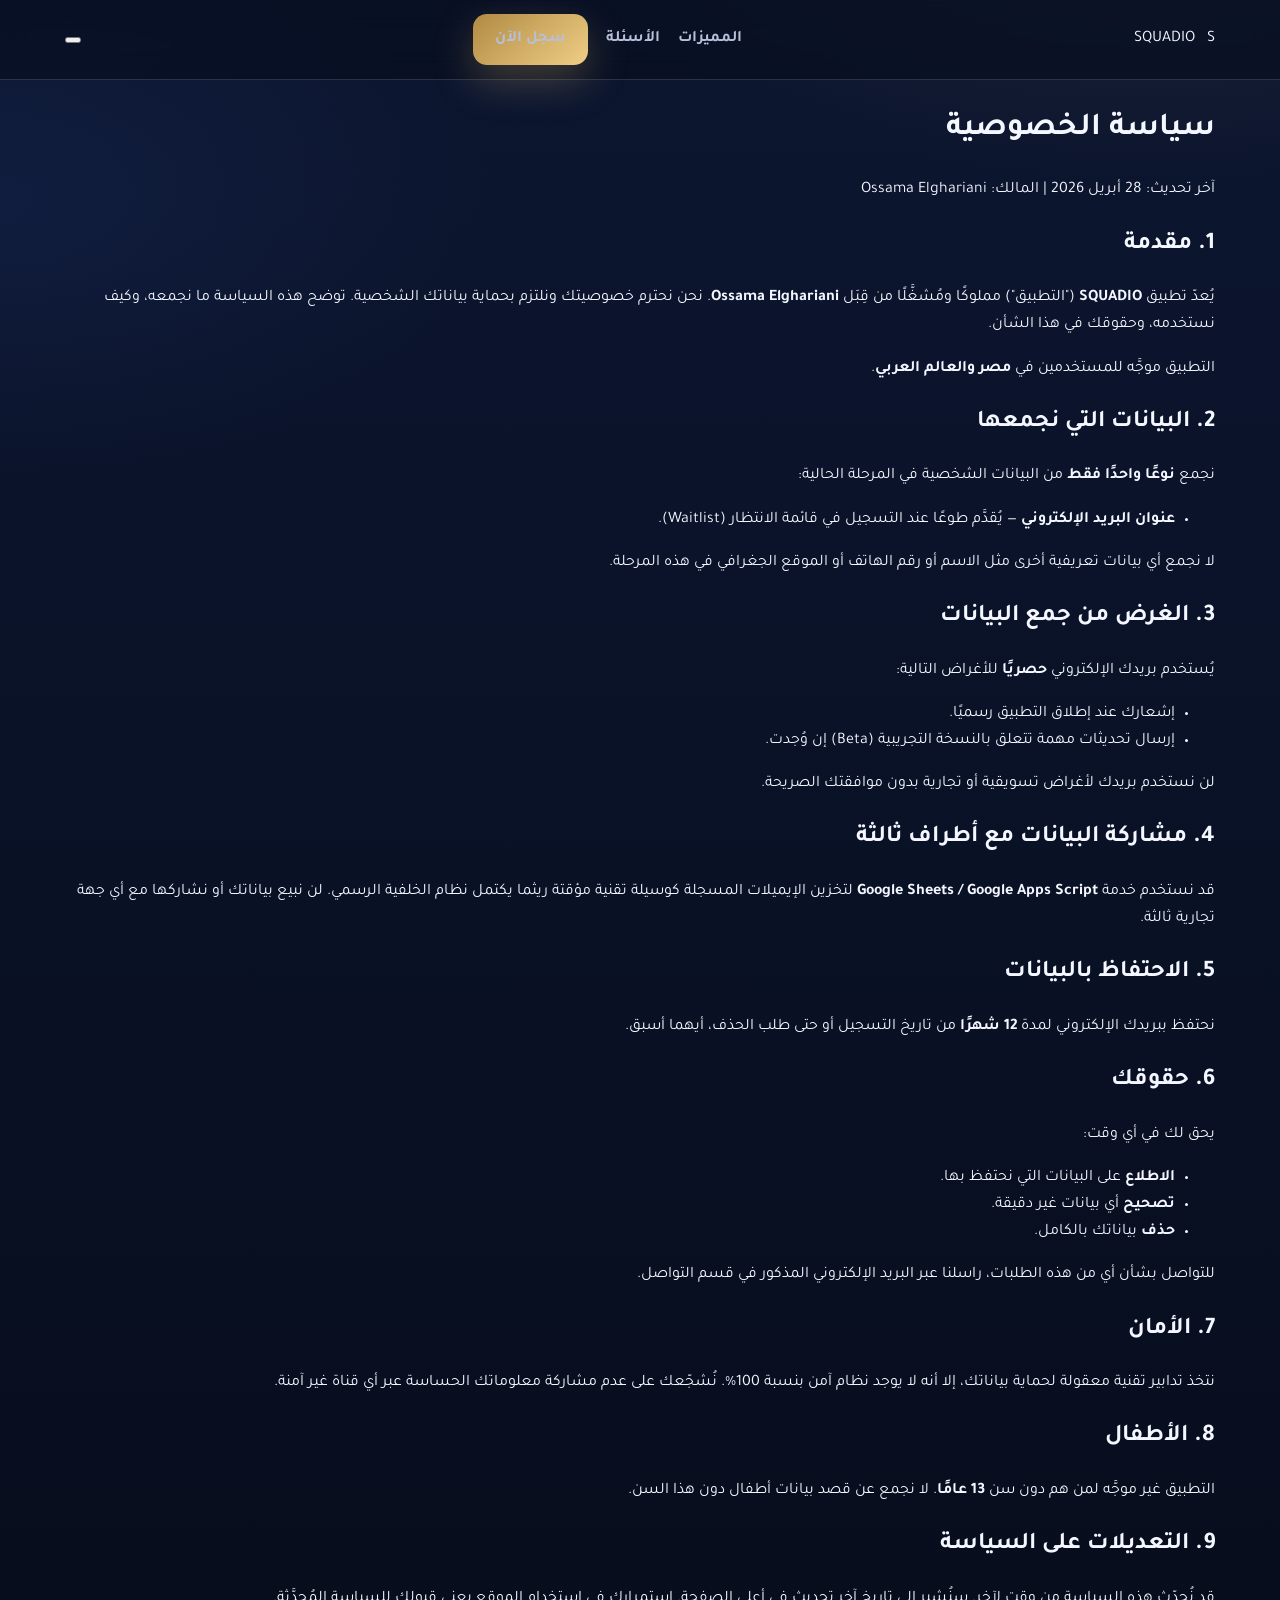
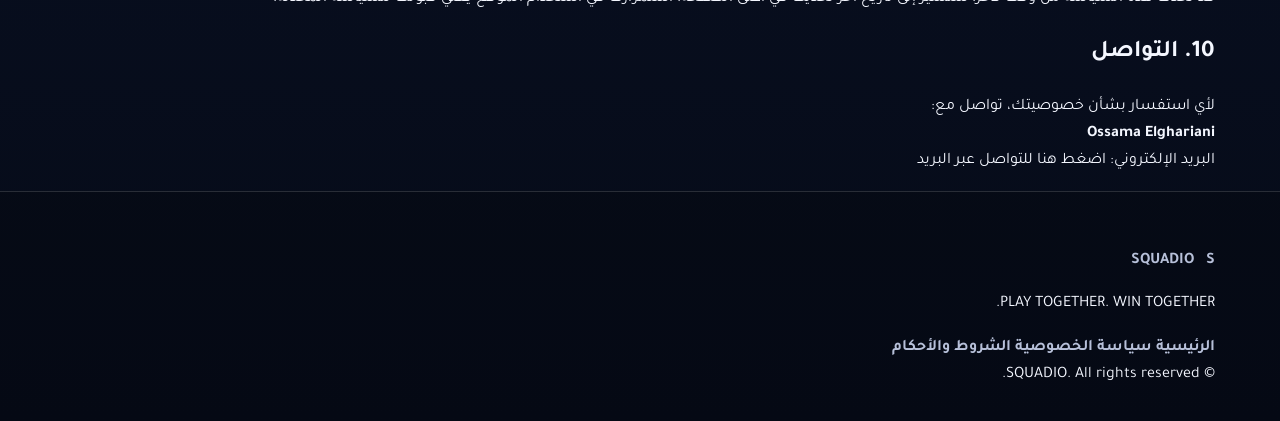
<file: privacy.html>
<!doctype html>
<html lang="ar" dir="rtl">
<head>
  <meta charset="utf-8" />
  <meta name="viewport" content="width=device-width, initial-scale=1" />
  <title>سياسة الخصوصية — SQUADIO</title>
  <meta name="description" content="سياسة الخصوصية الخاصة بتطبيق SQUADIO. نجمع البريد الإلكتروني فقط لأغراض الإشعار بالإطلاق." />
  <link rel="canonical" href="https://example.com/privacy.html" />
  <meta property="og:title" content="سياسة الخصوصية — SQUADIO" />
  <meta property="og:type" content="website" />
  <meta property="og:url" content="https://example.com/privacy.html" />
  <meta name="theme-color" content="#F6B21A" />
  <link rel="manifest" href="./manifest.webmanifest" />
  <link rel="icon" href="./assets/favicon.png" type="image/png" />
  <link rel="preconnect" href="https://fonts.googleapis.com" />
  <link rel="preconnect" href="https://fonts.gstatic.com" crossorigin />
  <link href="https://fonts.googleapis.com/css2?family=Tajawal:wght@300;400;500;700;800&display=swap" rel="stylesheet" />
  <link rel="stylesheet" href="./styles.css" />
</head>
<body>

  <!-- Header -->
  <header class="header" role="banner">
    <div class="container header__inner">
      <a class="brand" href="./" aria-label="الصفحة الرئيسية لـ SQUADIO">
        <span class="brand__mark" aria-hidden="true">S</span>
        <span class="brand__name">SQUADIO</span>
      </a>
      <nav class="nav" aria-label="التنقل الرئيسي">
        <a href="./#features">المميزات</a>
        <a href="./#faq">الأسئلة</a>
        <a href="./#waitlist" class="btn btn--sm">سجل الآن</a>
      </nav>
      <button class="menuBtn" id="menuBtn" aria-label="افتح القائمة" aria-expanded="false" aria-controls="mobileMenu">
        <span></span><span></span><span></span>
      </button>
    </div>
    <div class="mobileMenu" id="mobileMenu" hidden>
      <div class="container mobileMenu__inner">
        <a href="./#features">المميزات</a>
        <a href="./#faq">الأسئلة</a>
        <a href="./#waitlist" class="btn">سجل الآن</a>
      </div>
    </div>
  </header>

  <main id="main-content">
    <div class="container page">
      <h1>سياسة الخصوصية</h1>
      <p class="page__meta">آخر تحديث: 28 أبريل 2026 | المالك: Ossama Elghariani</p>

      <div class="page__body">

        <h2>1. مقدمة</h2>
        <p>
          يُعدّ تطبيق <strong>SQUADIO</strong> ("التطبيق") مملوكًا ومُشغَّلًا من قِبَل
          <strong>Ossama Elghariani</strong>. نحن نحترم خصوصيتك ونلتزم بحماية بياناتك
          الشخصية. توضح هذه السياسة ما نجمعه، وكيف نستخدمه، وحقوقك في هذا الشأن.
        </p>
        <p>
          التطبيق موجَّه للمستخدمين في <strong>مصر والعالم العربي</strong>.
        </p>

        <h2>2. البيانات التي نجمعها</h2>
        <p>نجمع <strong>نوعًا واحدًا فقط</strong> من البيانات الشخصية في المرحلة الحالية:</p>
        <ul>
          <li><strong>عنوان البريد الإلكتروني</strong> — يُقدَّم طوعًا عند التسجيل في قائمة الانتظار (Waitlist).</li>
        </ul>
        <p>لا نجمع أي بيانات تعريفية أخرى مثل الاسم أو رقم الهاتف أو الموقع الجغرافي في هذه المرحلة.</p>

        <h2>3. الغرض من جمع البيانات</h2>
        <p>يُستخدم بريدك الإلكتروني <strong>حصريًا</strong> للأغراض التالية:</p>
        <ul>
          <li>إشعارك عند إطلاق التطبيق رسميًا.</li>
          <li>إرسال تحديثات مهمة تتعلق بالنسخة التجريبية (Beta) إن وُجدت.</li>
        </ul>
        <p>لن نستخدم بريدك لأغراض تسويقية أو تجارية بدون موافقتك الصريحة.</p>

        <h2>4. مشاركة البيانات مع أطراف ثالثة</h2>
        <p>
          قد نستخدم خدمة <strong>Google Sheets / Google Apps Script</strong> لتخزين الإيميلات المسجلة
          كوسيلة تقنية مؤقتة ريثما يكتمل نظام الخلفية الرسمي.
          لن نبيع بياناتك أو نشاركها مع أي جهة تجارية ثالثة.
        </p>

        <h2>5. الاحتفاظ بالبيانات</h2>
        <p>
          نحتفظ ببريدك الإلكتروني لمدة <strong>12 شهرًا</strong> من تاريخ التسجيل أو حتى طلب الحذف،
          أيهما أسبق.
        </p>

        <h2>6. حقوقك</h2>
        <p>يحق لك في أي وقت:</p>
        <ul>
          <li><strong>الاطلاع</strong> على البيانات التي نحتفظ بها.</li>
          <li><strong>تصحيح</strong> أي بيانات غير دقيقة.</li>
          <li><strong>حذف</strong> بياناتك بالكامل.</li>
        </ul>
        <p>للتواصل بشأن أي من هذه الطلبات، راسلنا عبر البريد الإلكتروني المذكور في قسم التواصل.</p>

        <h2>7. الأمان</h2>
        <p>
          نتخذ تدابير تقنية معقولة لحماية بياناتك، إلا أنه لا يوجد نظام آمن بنسبة 100%.
          نُشجّعك على عدم مشاركة معلوماتك الحساسة عبر أي قناة غير آمنة.
        </p>

        <h2>8. الأطفال</h2>
        <p>
          التطبيق غير موجَّه لمن هم دون سن <strong>13 عامًا</strong>. لا نجمع عن قصد بيانات
          أطفال دون هذا السن.
        </p>

        <h2>9. التعديلات على السياسة</h2>
        <p>
          قد نُحدّث هذه السياسة من وقت لآخر. سنُشير إلى تاريخ آخر تحديث في أعلى الصفحة.
          استمرارك في استخدام الموقع يعني قبولك للسياسة المُحدَّثة.
        </p>

        <h2>10. التواصل</h2>
        <p>
          لأي استفسار بشأن خصوصيتك، تواصل مع:<br />
          <strong>Ossama Elghariani</strong><br />
          البريد الإلكتروني: <a href="mailto:ossama.shaban137@gmail.com">اضغط هنا للتواصل عبر البريد</a>
         </p>

      </div>
    </div>
  </main>

  <footer class="footer" role="contentinfo">
    <div class="container footer__inner">
      <div>
        <a class="brand brand--footer" href="./">
          <span class="brand__mark" aria-hidden="true">S</span>
          <span class="brand__name">SQUADIO</span>
        </a>
        <p class="muted">PLAY TOGETHER. WIN TOGETHER.</p>
      </div>
      <nav class="footer__links" aria-label="روابط التذييل">
        <a href="./">الرئيسية</a>
        <a href="./privacy.html">سياسة الخصوصية</a>
        <a href="./terms.html">الشروط والأحكام</a>
      </nav>
      <div class="footer__copy muted">
        &copy; <span id="year"></span> SQUADIO. All rights reserved.
      </div>
    </div>
  </footer>

  <div class="toast" id="toast" hidden role="alert" aria-live="assertive"></div>
  <script src="./script.js"></script>
</body>
</html>
</file>
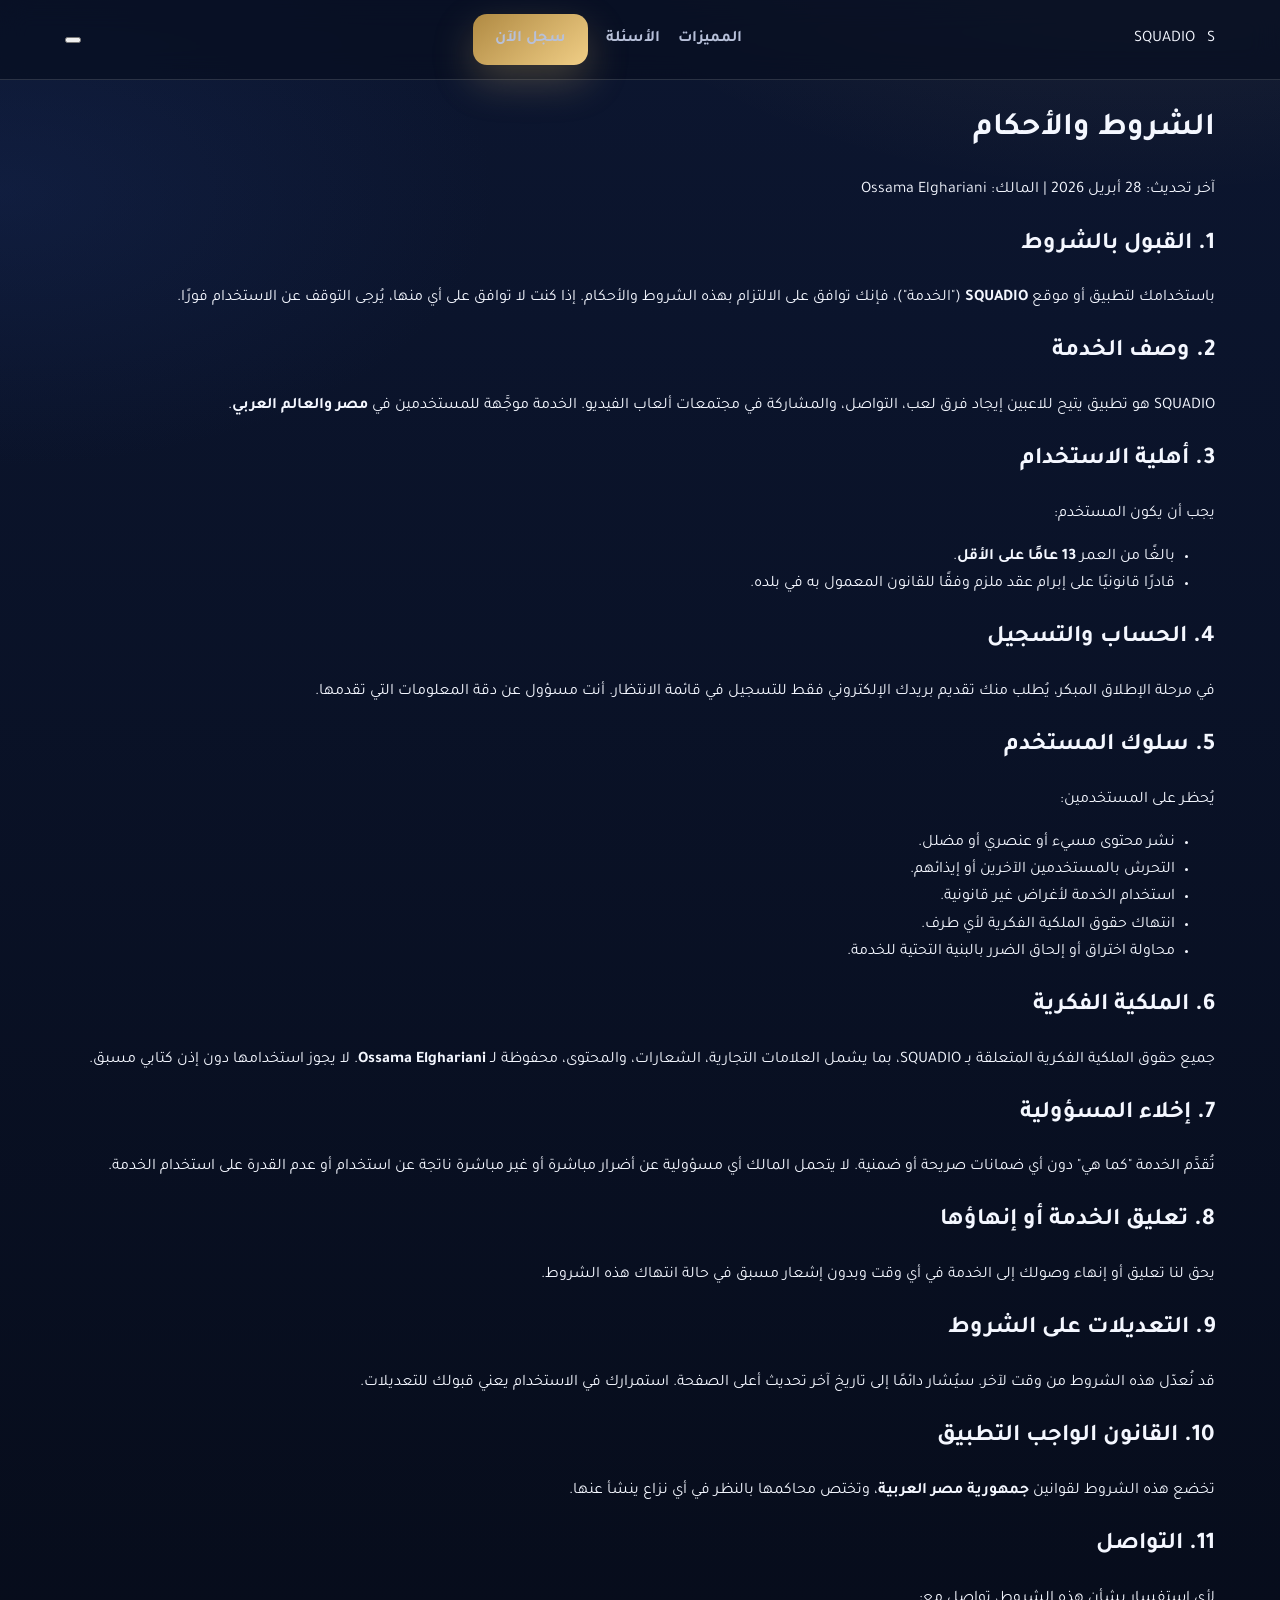
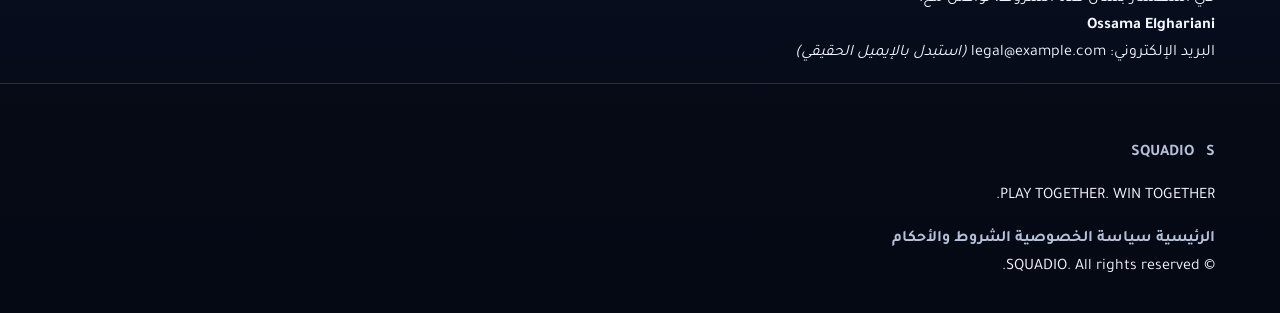
<file: terms.html>
<!doctype html>
<html lang="ar" dir="rtl">
<head>
  <meta charset="utf-8" />
  <meta name="viewport" content="width=device-width, initial-scale=1" />
  <title>الشروط والأحكام — SQUADIO</title>
  <meta name="description" content="الشروط والأحكام الخاصة بتطبيق SQUADIO." />
  <link rel="canonical" href="https://example.com/terms.html" />
  <meta property="og:title" content="الشروط والأحكام — SQUADIO" />
  <meta property="og:type" content="website" />
  <meta property="og:url" content="https://example.com/terms.html" />
  <meta name="theme-color" content="#F6B21A" />
  <link rel="manifest" href="./manifest.webmanifest" />
  <link rel="icon" href="./assets/favicon.png" type="image/png" />
  <link rel="preconnect" href="https://fonts.googleapis.com" />
  <link rel="preconnect" href="https://fonts.gstatic.com" crossorigin />
  <link href="https://fonts.googleapis.com/css2?family=Tajawal:wght@300;400;500;700;800&display=swap" rel="stylesheet" />
  <link rel="stylesheet" href="./styles.css" />
</head>
<body>

  <!-- Header -->
  <header class="header" role="banner">
    <div class="container header__inner">
      <a class="brand" href="./" aria-label="الصفحة الرئيسية لـ SQUADIO">
        <span class="brand__mark" aria-hidden="true">S</span>
        <span class="brand__name">SQUADIO</span>
      </a>
      <nav class="nav" aria-label="التنقل الرئيسي">
        <a href="./#features">المميزات</a>
        <a href="./#faq">الأسئلة</a>
        <a href="./#waitlist" class="btn btn--sm">سجل الآن</a>
      </nav>
      <button class="menuBtn" id="menuBtn" aria-label="افتح القائمة" aria-expanded="false" aria-controls="mobileMenu">
        <span></span><span></span><span></span>
      </button>
    </div>
    <div class="mobileMenu" id="mobileMenu" hidden>
      <div class="container mobileMenu__inner">
        <a href="./#features">المميزات</a>
        <a href="./#faq">الأسئلة</a>
        <a href="./#waitlist" class="btn">سجل الآن</a>
      </div>
    </div>
  </header>

  <main id="main-content">
    <div class="container page">
      <h1>الشروط والأحكام</h1>
      <p class="page__meta">آخر تحديث: 28 أبريل 2026 | المالك: Ossama Elghariani</p>

      <div class="page__body">

        <h2>1. القبول بالشروط</h2>
        <p>
          باستخدامك لتطبيق أو موقع <strong>SQUADIO</strong> ("الخدمة")، فإنك توافق على
          الالتزام بهذه الشروط والأحكام. إذا كنت لا توافق على أي منها، يُرجى التوقف
          عن الاستخدام فورًا.
        </p>

        <h2>2. وصف الخدمة</h2>
        <p>
          SQUADIO هو تطبيق يتيح للاعبين إيجاد فرق لعب، التواصل، والمشاركة في مجتمعات
          ألعاب الفيديو. الخدمة موجَّهة للمستخدمين في <strong>مصر والعالم العربي</strong>.
        </p>

        <h2>3. أهلية الاستخدام</h2>
        <p>يجب أن يكون المستخدم:</p>
        <ul>
          <li>بالغًا من العمر <strong>13 عامًا على الأقل</strong>.</li>
          <li>قادرًا قانونيًا على إبرام عقد ملزم وفقًا للقانون المعمول به في بلده.</li>
        </ul>

        <h2>4. الحساب والتسجيل</h2>
        <p>
          في مرحلة الإطلاق المبكر، يُطلب منك تقديم بريدك الإلكتروني فقط للتسجيل في
          قائمة الانتظار. أنت مسؤول عن دقة المعلومات التي تقدمها.
        </p>

        <h2>5. سلوك المستخدم</h2>
        <p>يُحظر على المستخدمين:</p>
        <ul>
          <li>نشر محتوى مسيء أو عنصري أو مضلل.</li>
          <li>التحرش بالمستخدمين الآخرين أو إيذائهم.</li>
          <li>استخدام الخدمة لأغراض غير قانونية.</li>
          <li>انتهاك حقوق الملكية الفكرية لأي طرف.</li>
          <li>محاولة اختراق أو إلحاق الضرر بالبنية التحتية للخدمة.</li>
        </ul>

        <h2>6. الملكية الفكرية</h2>
        <p>
          جميع حقوق الملكية الفكرية المتعلقة بـ SQUADIO، بما يشمل العلامات التجارية،
          الشعارات، والمحتوى، محفوظة لـ <strong>Ossama Elghariani</strong>. لا يجوز
          استخدامها دون إذن كتابي مسبق.
        </p>

        <h2>7. إخلاء المسؤولية</h2>
        <p>
          تُقدَّم الخدمة "كما هي" دون أي ضمانات صريحة أو ضمنية. لا يتحمل المالك
          أي مسؤولية عن أضرار مباشرة أو غير مباشرة ناتجة عن استخدام أو عدم القدرة
          على استخدام الخدمة.
        </p>

        <h2>8. تعليق الخدمة أو إنهاؤها</h2>
        <p>
          يحق لنا تعليق أو إنهاء وصولك إلى الخدمة في أي وقت وبدون إشعار مسبق في
          حالة انتهاك هذه الشروط.
        </p>

        <h2>9. التعديلات على الشروط</h2>
        <p>
          قد نُعدّل هذه الشروط من وقت لآخر. سيُشار دائمًا إلى تاريخ آخر تحديث أعلى
          الصفحة. استمرارك في الاستخدام يعني قبولك للتعديلات.
        </p>

        <h2>10. القانون الواجب التطبيق</h2>
        <p>
          تخضع هذه الشروط لقوانين <strong>جمهورية مصر العربية</strong>، وتختص
          محاكمها بالنظر في أي نزاع ينشأ عنها.
        </p>

        <h2>11. التواصل</h2>
        <p>
          لأي استفسار بشأن هذه الشروط، تواصل مع:<br />
          <strong>Ossama Elghariani</strong><br />
          البريد الإلكتروني: <a href="mailto:legal@example.com">legal@example.com</a>
          <em>(استبدل بالإيميل الحقيقي)</em>
        </p>

      </div>
    </div>
  </main>

  <footer class="footer" role="contentinfo">
    <div class="container footer__inner">
      <div>
        <a class="brand brand--footer" href="./">
          <span class="brand__mark" aria-hidden="true">S</span>
          <span class="brand__name">SQUADIO</span>
        </a>
        <p class="muted">PLAY TOGETHER. WIN TOGETHER.</p>
      </div>
      <nav class="footer__links" aria-label="روابط التذييل">
        <a href="./">الرئيسية</a>
        <a href="./privacy.html">سياسة الخصوصية</a>
        <a href="./terms.html">الشروط والأحكام</a>
      </nav>
      <div class="footer__copy muted">
        &copy; <span id="year"></span> SQUADIO. All rights reserved.
      </div>
    </div>
  </footer>

  <div class="toast" id="toast" hidden role="alert" aria-live="assertive"></div>
  <script src="./script.js"></script>
</body>
</html>
</file>
<file: styles.css>
:root {
  --bg: #060b18;
  --bg-soft: #0c1630;
  --panel: rgba(10, 20, 44, 0.64);
  --panel-strong: rgba(8, 15, 33, 0.86);
  --text: #f4f7ff;
  --muted: #b7c0d9;
  --line: rgba(255, 255, 255, 0.14);
  --gold: #d8b56a;
  --gold-strong: #f0ce86;
  --navy: #0a1633;
  --shadow: 0 22px 60px rgba(0, 0, 0, 0.45);
  --radius: 18px;
  --font: "Tajawal", system-ui, sans-serif;
}

body.light {
  --bg: #f6f9ff;
  --bg-soft: #edf3ff;
  --panel: rgba(255, 255, 255, 0.82);
  --panel-strong: rgba(255, 255, 255, 0.95);
  --text: #0e1833;
  --muted: #4e5b79;
  --line: rgba(18, 34, 72, 0.14);
  --navy: #dce8ff;
  --shadow: 0 18px 42px rgba(14, 24, 51, 0.12);
}

* { box-sizing: border-box; }
html, body { margin: 0; min-height: 100%; }
body {
  font-family: var(--font);
  color: var(--text);
  background:
    radial-gradient(1200px 700px at 90% -10%, rgba(216, 181, 106, 0.12), transparent 55%),
    radial-gradient(900px 500px at 0% 10%, rgba(31, 55, 114, 0.25), transparent 55%),
    linear-gradient(180deg, var(--bg-soft), var(--bg));
  line-height: 1.7;
  overflow-x: hidden;
  opacity: 0;
  transition: opacity 0.7s ease;
}
body.page-ready { opacity: 1; }
a { color: inherit; text-decoration: none; }
iframe { width: 100%; border: 0; min-height: 360px; border-radius: var(--radius); box-shadow: var(--shadow); }

.container { width: min(1150px, 92%); margin-inline: auto; }
.section { padding: 84px 0; position: relative; }
.section--alt { background: linear-gradient(180deg, rgba(255,255,255,0.03), transparent); border-top: 1px solid var(--line); border-bottom: 1px solid var(--line); }
.section--cta { background: linear-gradient(180deg, rgba(216,181,106,0.06), rgba(9,16,36,0.08)); }
.section-head h2 { margin: 0 0 10px; font-size: clamp(30px, 4vw, 46px); }
.section-head p { margin: 0; color: var(--muted); max-width: 760px; }

.preloader {
  position: fixed;
  inset: 0;
  background: linear-gradient(160deg, #050a17, #0b1734);
  z-index: 9999;
  display: grid;
  place-content: center;
  gap: 16px;
  transition: opacity 0.5s ease, visibility 0.5s ease;
}
.preloader.hide { opacity: 0; visibility: hidden; }
.preloader__logo {
  width: 88px; height: 88px; border-radius: 50%;
  display: grid; place-items: center;
  margin-inline: auto;
  font-size: 40px;
  color: var(--gold-strong);
  border: 1px solid rgba(240, 206, 134, 0.45);
  box-shadow: 0 0 40px rgba(240, 206, 134, 0.22);
  animation: pulse 1.5s infinite ease-in-out;
}
.preloader p { margin: 0; color: #e9d4a3; font-weight: 700; }

.bg-particles {
  pointer-events: none;
  position: fixed;
  inset: 0;
  z-index: -1;
  background-image: radial-gradient(circle, rgba(240,206,134,0.2) 1px, transparent 1px);
  background-size: 28px 28px;
  opacity: 0.35;
  animation: drift 22s linear infinite;
}

.header {
  position: sticky;
  top: 0;
  z-index: 100;
  border-bottom: 1px solid var(--line);
  backdrop-filter: blur(14px);
  background: color-mix(in srgb, var(--panel-strong) 84%, transparent);
}
.header__inner { display: flex; align-items: center; justify-content: space-between; gap: 12px; padding: 14px 0; }
.brand { display: flex; gap: 12px; align-items: center; }
.brand__icon {
  width: 44px; height: 44px; border-radius: 14px;
  background: linear-gradient(160deg, rgba(216,181,106,0.2), rgba(216,181,106,0.03));
  border: 1px solid rgba(216,181,106,0.35);
  display: grid; place-items: center; color: var(--gold-strong); font-size: 24px;
}
.brand strong { display: block; font-size: 17px; }
.brand small { display: block; font-size: 12px; color: var(--muted); }

.nav { display: flex; gap: 18px; align-items: center; }
.nav a { color: var(--muted); font-weight: 700; position: relative; }
.nav a::after {
  content: ""; position: absolute; inset-inline-start: 0; bottom: -6px;
  width: 0; height: 2px; background: var(--gold);
  transition: width 0.25s ease;
}
.nav a:hover::after { width: 100%; }
.nav a:hover { color: var(--text); }

.header__actions { display: flex; align-items: center; gap: 10px; }
.theme-toggle, .menu-btn {
  border: 1px solid var(--line);
  background: var(--panel);
  color: var(--text);
  border-radius: 12px;
  width: 42px;
  height: 42px;
  cursor: pointer;
}
.menu-btn { display: none; padding: 0; }
.menu-btn span { display: block; width: 18px; height: 2px; margin: 4px auto; background: var(--text); }

.eyebrow {
  margin: 0 0 12px;
  width: fit-content;
  padding: 8px 14px;
  border-radius: 999px;
  border: 1px solid rgba(216,181,106,0.38);
  background: rgba(216,181,106,0.08);
  color: #efd8a7;
  font-weight: 700;
}
.hero { padding-top: 44px; }
.hero__grid { display: grid; grid-template-columns: 1.05fr 0.95fr; gap: 34px; align-items: center; }
.hero h1 { margin: 0 0 16px; font-size: clamp(42px, 6vw, 74px); line-height: 1.08; }
.subtitle { margin: 0; color: var(--muted); font-size: clamp(18px, 2.1vw, 24px); max-width: 720px; }
.hero__cta { margin-top: 26px; display: flex; gap: 12px; flex-wrap: wrap; }
.btn {
  display: inline-flex; align-items: center; justify-content: center;
  padding: 12px 22px; border-radius: 14px;
  background: linear-gradient(140deg, #b08a43, var(--gold-strong));
  border: 0; color: #101421; font-weight: 900;
  box-shadow: 0 16px 40px rgba(216,181,106,0.28);
  transition: transform 0.2s ease, opacity 0.2s ease;
}
.btn:hover { transform: translateY(-2px); opacity: 0.95; }
.btn--ghost {
  background: transparent;
  border: 1px solid var(--line);
  color: var(--text);
  box-shadow: none;
}

.hero-canvas-wrap {
  min-height: 420px;
  background: linear-gradient(160deg, rgba(255,255,255,0.08), rgba(255,255,255,0.01));
  border: 1px solid var(--line);
  border-radius: 24px;
  overflow: hidden;
  box-shadow: var(--shadow);
}
#justiceCanvas { width: 100%; height: 100%; display: block; min-height: 420px; }

.floating-symbols { display: flex; gap: 10px; flex-wrap: wrap; margin-top: 18px; }
.floating-symbols span {
  padding: 8px 12px;
  border: 1px solid var(--line);
  border-radius: 999px;
  background: rgba(255,255,255,0.04);
  color: var(--gold-strong);
  animation: levitate 4s ease-in-out infinite;
}
.floating-symbols span:nth-child(2) { animation-delay: 0.4s; }
.floating-symbols span:nth-child(3) { animation-delay: 0.8s; }
.floating-symbols span:nth-child(4) { animation-delay: 1.2s; }

.about-grid,
.law-grid,
.articles-grid,
.counter-grid,
.services-grid,
.footer-grid,
.contact-grid { display: grid; gap: 16px; }
.about-grid { grid-template-columns: repeat(2, minmax(0, 1fr)); }
.law-grid { grid-template-columns: repeat(3, minmax(0, 1fr)); }
.articles-grid { grid-template-columns: repeat(2, minmax(0, 1fr)); }
.counter-grid { grid-template-columns: repeat(4, minmax(0, 1fr)); margin-bottom: 24px; }
.services-grid { grid-template-columns: repeat(5, minmax(0, 1fr)); }
.contact-grid { grid-template-columns: 1fr 1fr; align-items: start; }
.footer-grid { grid-template-columns: repeat(3, minmax(0, 1fr)); }

.glass-card,
.service-card,
.counter-card,
.timeline__item,
.testimonial,
.faq details,
.contact-form,
.footer-grid > div {
  border: 1px solid var(--line);
  border-radius: var(--radius);
  background: var(--panel);
  backdrop-filter: blur(12px);
  box-shadow: var(--shadow);
}

.glass-card, .service-card { padding: 22px 18px; }
.glass-card h3, .service-card h3 { margin: 0 0 8px; font-size: 20px; }
.glass-card p, .service-card p { margin: 0; color: var(--muted); }

.icon-row { margin-top: 20px; display: flex; flex-wrap: wrap; gap: 10px; }
.icon-row span {
  border: 1px solid var(--line);
  background: var(--panel-strong);
  border-radius: 999px;
  padding: 9px 14px;
  color: var(--gold-strong);
  font-weight: 700;
}

.service-card {
  transform-style: preserve-3d;
  transition: transform 0.35s ease, border-color 0.25s ease;
}
.service-card span { font-size: 30px; display: inline-block; margin-bottom: 10px; }
.service-card:hover {
  transform: perspective(800px) rotateX(7deg) translateY(-8px);
  border-color: rgba(216,181,106,0.45);
}

.counter-card { text-align: center; padding: 20px 12px; }
.counter-card strong { display: block; font-size: clamp(30px, 4vw, 50px); color: var(--gold-strong); }
.counter-card span { color: var(--muted); font-weight: 700; }

.timeline { display: grid; gap: 12px; }
.timeline__item { padding: 16px; display: grid; grid-template-columns: 86px 1fr; gap: 14px; align-items: center; }
.timeline__item span {
  display: inline-flex; align-items: center; justify-content: center;
  padding: 8px 12px;
  border-radius: 10px;
  background: rgba(216,181,106,0.15);
  color: var(--gold-strong);
  font-weight: 900;
}
.timeline__item p { margin: 0; color: var(--muted); }

.testimonials {
  display: grid;
  grid-template-columns: auto 1fr auto;
  align-items: center;
  gap: 12px;
}
.testimonial-track { position: relative; min-height: 210px; }
.testimonial {
  position: absolute;
  inset: 0;
  padding: 24px;
  opacity: 0;
  pointer-events: none;
  transform: translateY(14px);
  transition: opacity 0.4s ease, transform 0.4s ease;
}
.testimonial.active {
  opacity: 1;
  pointer-events: auto;
  transform: translateY(0);
}
.testimonial p { margin: 0 0 14px; font-size: 20px; }
.testimonial h3 { margin: 0; color: var(--gold-strong); font-size: 16px; }
.slider-btn {
  border: 1px solid var(--line);
  width: 44px; height: 44px;
  border-radius: 12px;
  background: var(--panel);
  color: var(--gold-strong);
  font-size: 28px;
  cursor: pointer;
}

.faq { display: grid; gap: 10px; }
.faq details { padding: 0; overflow: hidden; }
.faq summary {
  list-style: none;
  cursor: pointer;
  padding: 18px;
  font-weight: 800;
  position: relative;
}
.faq summary::after {
  content: "+";
  position: absolute;
  inset-inline-start: 16px;
  top: 50%;
  transform: translateY(-50%);
  color: var(--gold-strong);
  font-size: 24px;
}
.faq details[open] summary::after { content: "×"; }
.faq p { margin: 0; color: var(--muted); padding: 0 18px 18px; }

.contact-form { padding: 18px; display: grid; gap: 10px; }
.contact-form label { display: grid; gap: 6px; font-weight: 700; }
.contact-form input,
.contact-form textarea {
  border: 1px solid var(--line);
  border-radius: 12px;
  background: var(--panel-strong);
  color: var(--text);
  font-family: inherit;
  padding: 10px 12px;
}
.contact-form textarea { resize: vertical; min-height: 118px; }
.form-msg { margin: 2px 0 0; min-height: 22px; color: var(--gold-strong); font-weight: 700; }
.contact-buttons { margin-top: 14px; display: flex; flex-wrap: wrap; gap: 10px; }

.footer { padding: 56px 0 32px; border-top: 1px solid var(--line); background: rgba(0,0,0,0.18); }
.footer-grid > div { padding: 18px; display: grid; gap: 8px; }
.footer h3 { margin: 0 0 6px; color: var(--gold-strong); }
.footer a { color: var(--muted); font-weight: 700; }
.footer a:hover { color: var(--text); }
.copyright { text-align: center; margin: 20px 0 0; color: var(--muted); }

.reveal { opacity: 0; transform: translateY(20px); }
.reveal.show { opacity: 1; transform: translateY(0); transition: 0.7s ease; }

@keyframes pulse {
  0%, 100% { transform: scale(1); }
  50% { transform: scale(1.08); }
}
@keyframes drift {
  from { transform: translateY(0); }
  to { transform: translateY(-26px); }
}
@keyframes levitate {
  0%, 100% { transform: translateY(0); }
  50% { transform: translateY(-6px); }
}

@media (max-width: 1100px) {
  .services-grid { grid-template-columns: repeat(3, minmax(0, 1fr)); }
  .law-grid { grid-template-columns: repeat(2, minmax(0, 1fr)); }
  .counter-grid { grid-template-columns: repeat(2, minmax(0, 1fr)); }
  .hero__grid, .contact-grid { grid-template-columns: 1fr; }
}
@media (max-width: 820px) {
  .nav {
    position: absolute;
    top: 68px;
    inset-inline: 4%;
    border-radius: 16px;
    background: var(--panel-strong);
    border: 1px solid var(--line);
    box-shadow: var(--shadow);
    padding: 12px;
    display: none;
    flex-direction: column;
  }
  .nav.open { display: flex; }
  .menu-btn { display: inline-block; }
  .about-grid, .law-grid, .articles-grid, .services-grid, .footer-grid { grid-template-columns: 1fr; }
}
</file>
